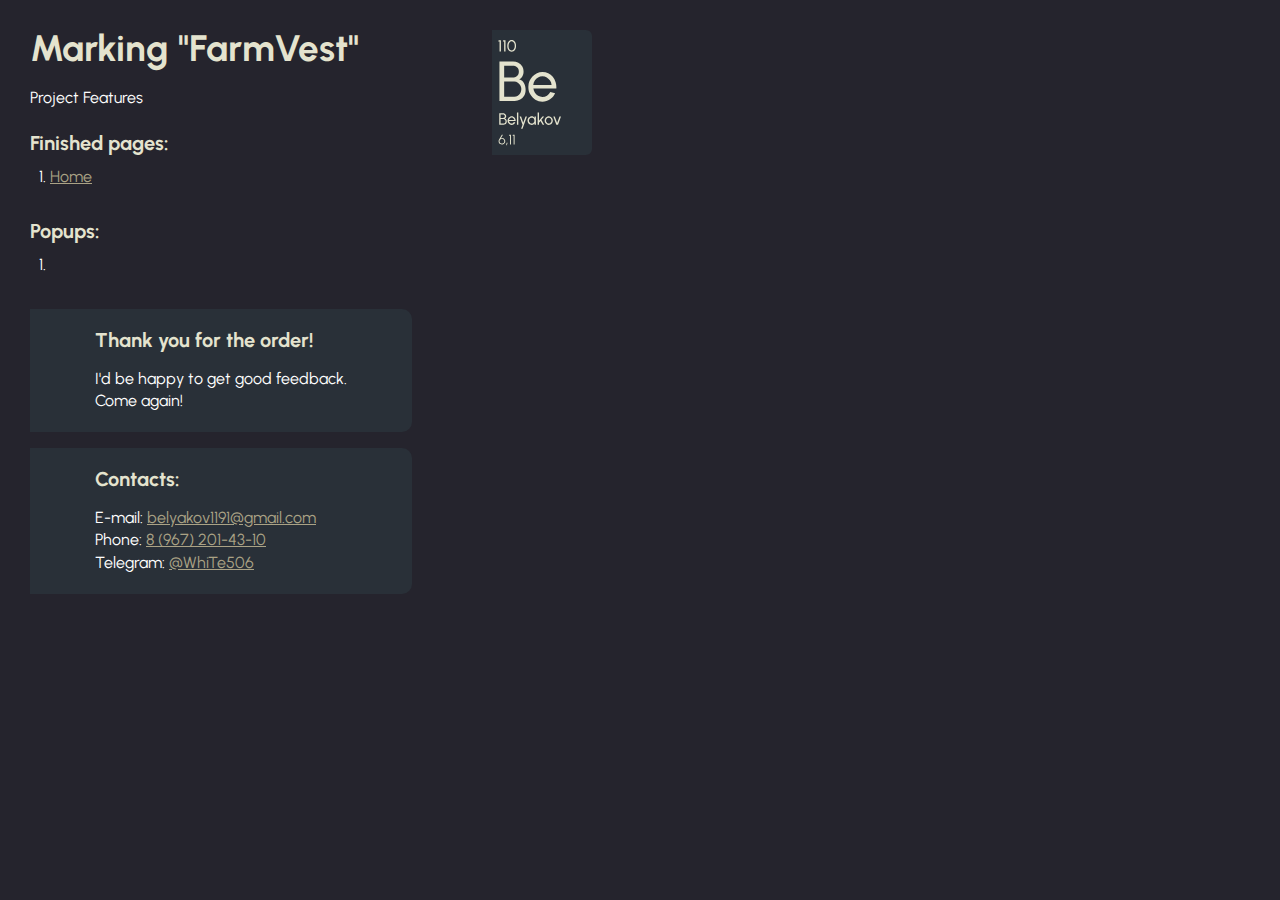
<file: index.html>
<!DOCTYPE html>
<html>

<head>
	<meta charset="UTF-8">
	<meta name="viewport" content="width=device-width, initial-scale=1.0">
	<title>Верстка «FarmVest»</title>
</head>

<body>
	<div class="rootpage">
		<div class="rootpage__logo">
			<img src="img/BeLogo.svg" alt="logo">
		</div>
		<div class="rootpage-info__item">
			<h1>Marking "FarmVest"</h1>
			<div class="rootpage__info">
				Project Features
			</div>
			<h2>Finished pages:</h2>
			<ol class="rootpage__list">
				<li><a target="_blank" href="home.html">Home</a></li>
			</ol>
			<h2>Popups:</h2>
			<ol class="rootpage__list">
				<li><a target="_blank" href="home.html#"></a></li>
			</ol>
			<div class="rootpage__tnx">
				<h2>Thank you for the order!</h2>
				<p>I'd be happy to get good feedback.</p>
				<p>Come again!</p>
			</div>
			<div class="rootpage__contacts">
				<h2>Contacts:</h2>
				<p>E-mail: <a href="mailto:email@gmail.com">belyakov1191@gmail.com</a></p>
				<p>Phone: <a href="tel:89672014310">8 (967) 201-43-10</a></p>
				<p>Telegram: <a href="https://telegram.org/" target="_blank">@WhiTe506</a></p>
			</div>
		</div>
	</div>
</body>
<style>
	@charset "UTF-8";
	@import url('https://fonts.googleapis.com/css2?family=Urbanist:wght@400;700&display=swap');

	*,
	*::before,
	*::after {
		padding: 0px;
		margin: 0px;
		border: 0px;
		box-sizing: border-box;
	}

	html,
	body {
		height: 100%;
		margin: 0;
		padding: 0;
		min-width: 320px;
		width: 100%;
		color: #fff;
		background-color: #25242D;
	}

	body {
		font-family: Urbanist;
		font-size: 100%;
		line-height: 1;
		font-size: 1rem;
	}

	a {
		text-decoration: underline;
		color: #AAA285;
	}

	a:visited {
		text-decoration: underline;
		color: #AAA285;
	}

	a:hover {
		text-decoration: none;
	}

	ul li {
		list-style: none;
	}

	img {
		width: 100px;
		height: auto;
		min-width: 100%;
		/* vertical-align: top; */
	}

	.wrapper {
		width: 100%;
		min-height: 100%;
		overflow: hidden;
	}

	.rootpage {
		padding: 30px;
		display: flex;
		flex-direction: row-reverse;
		justify-content: flex-end;
		gap: 80px;
	}

	@media (max-width: 767px) {
		.rootpage {
			padding: 30px 15px;
			gap: 40px;
		}

		@media (max-width: 480px) {
			.rootpage {
				padding: 30px 15px;
				gap: 25px;
			}
		}

		@media (max-width: 380px) {
			.rootpage {
				padding: 30px 15px;
				gap: 15px;
			}
		}
	}

	h1 {
		color: #E4E3CE;
		font-size: 2.3rem;
		margin: 0px 0px 1.25rem 0px;
	}

	@media (max-width: 767px) {
		h1 {
			font-size: 1.85rem;
			margin: 0px 0px 1.25rem 0px;
		}
	}

	h2 {
		color: #E4E3CE;
		font-size: 1.25rem;
		margin: 0px 0px 1rem 0px;
	}

	@media (max-width: 767px) {
		h2 {
			font-size: 1.125rem;
			margin: 0px 0px 1rem 0px;
		}
	}

	.rootpage__logo {}

	.rootpage__info {
		line-height: 140%;
		margin: 0px 0px 1.5rem 0px;
	}

	.rootpage__list {
		margin: 0px 0px 2.25rem 1.25rem;
	}

	.rootpage__list li:not(:last-child) {
		margin: 0px 0px 15px 0px;
	}

	.rootpage__contacts,
	.rootpage__tnx {
		border-top-right-radius: 10px;
		border-bottom-right-radius: 10px;
		padding: 20px 65px;
		line-height: 140%;
	}

	@media (max-width: 767px) {

		.rootpage__contacts,
		.rootpage__tnx {
			border-top-right-radius: 10px;
			border-bottom-right-radius: 10px;
			padding: 20px;
		}
	}

	@media (max-width: 480px) {

		.rootpage__contacts,
		.rootpage__tnx {
			padding: 10px;
		}
	}

	.rootpage__contacts {
		background: #293038;

	}

	.rootpage__contacts a {
		color: #AAA285;
	}

	.rootpage__tnx {
		background: #293038;
		margin: 0px 0px 1rem 0px;
	}
</style>

</html>
</file>
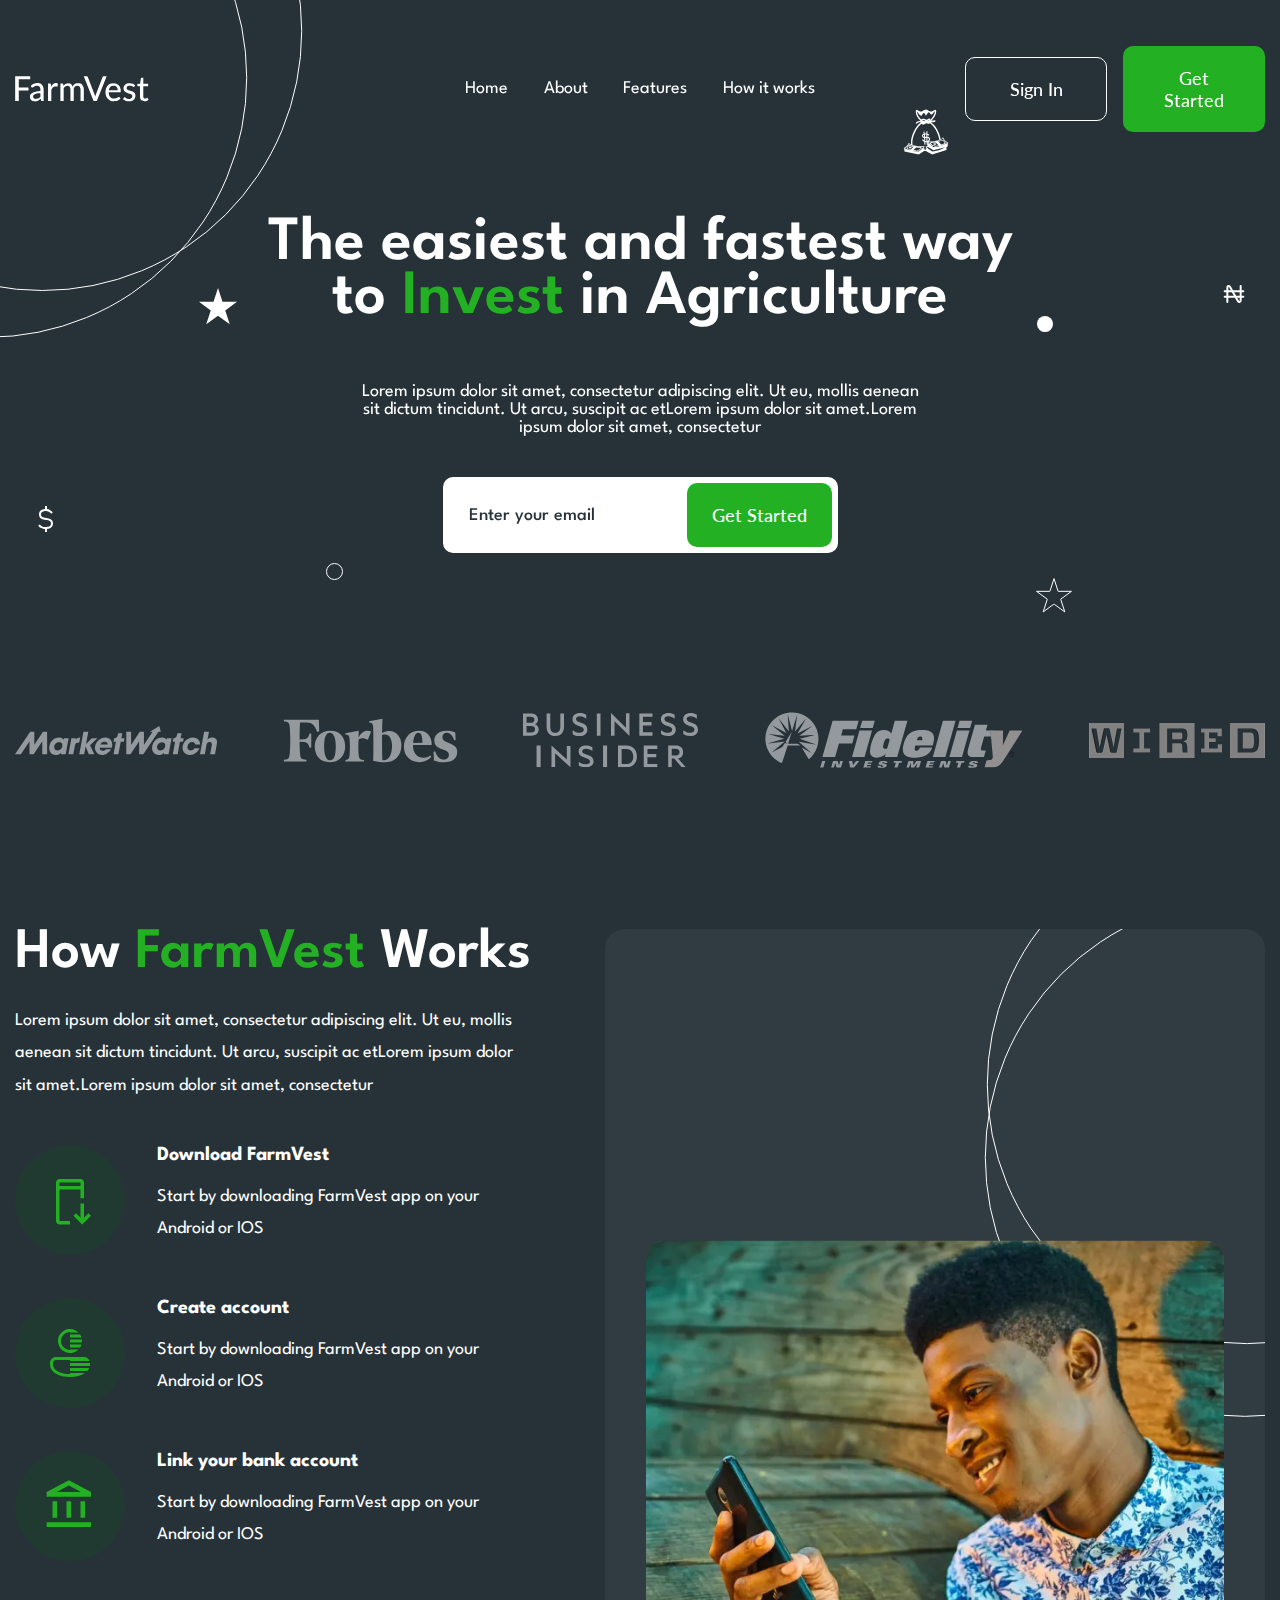
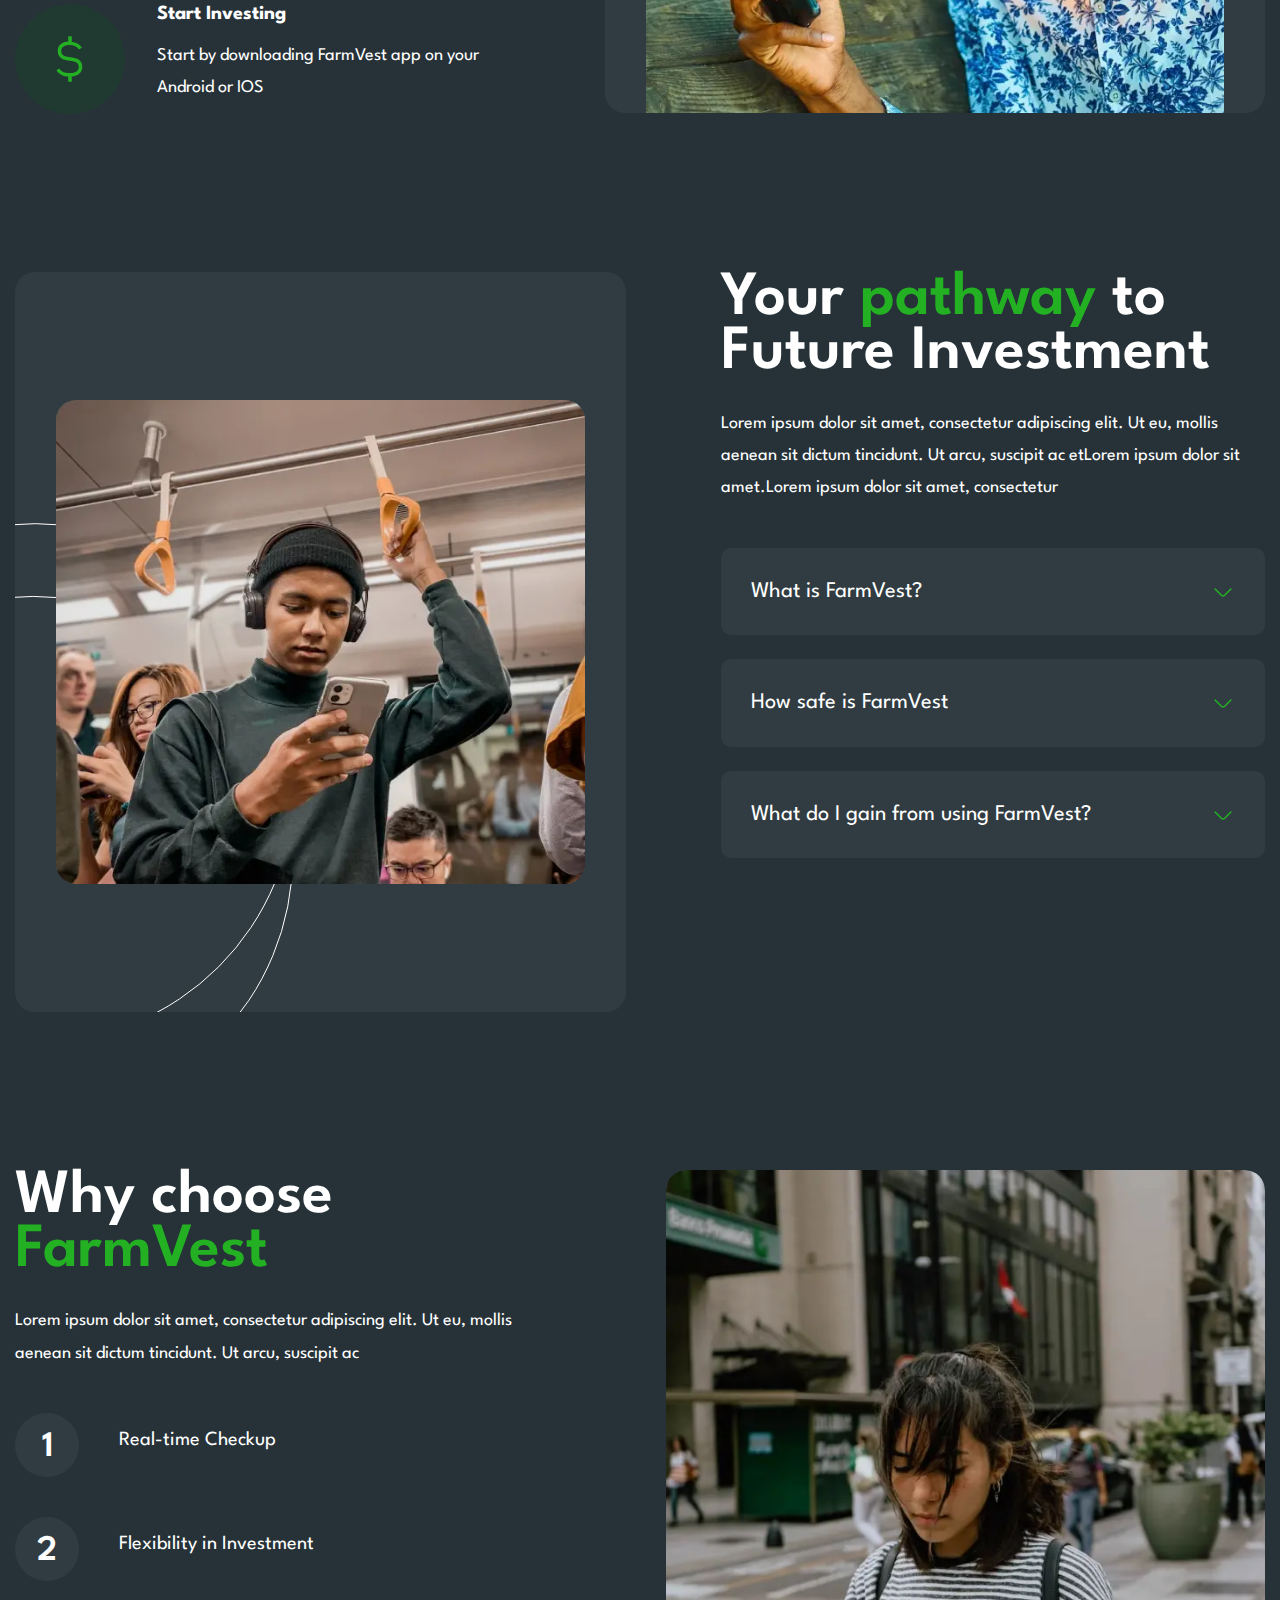
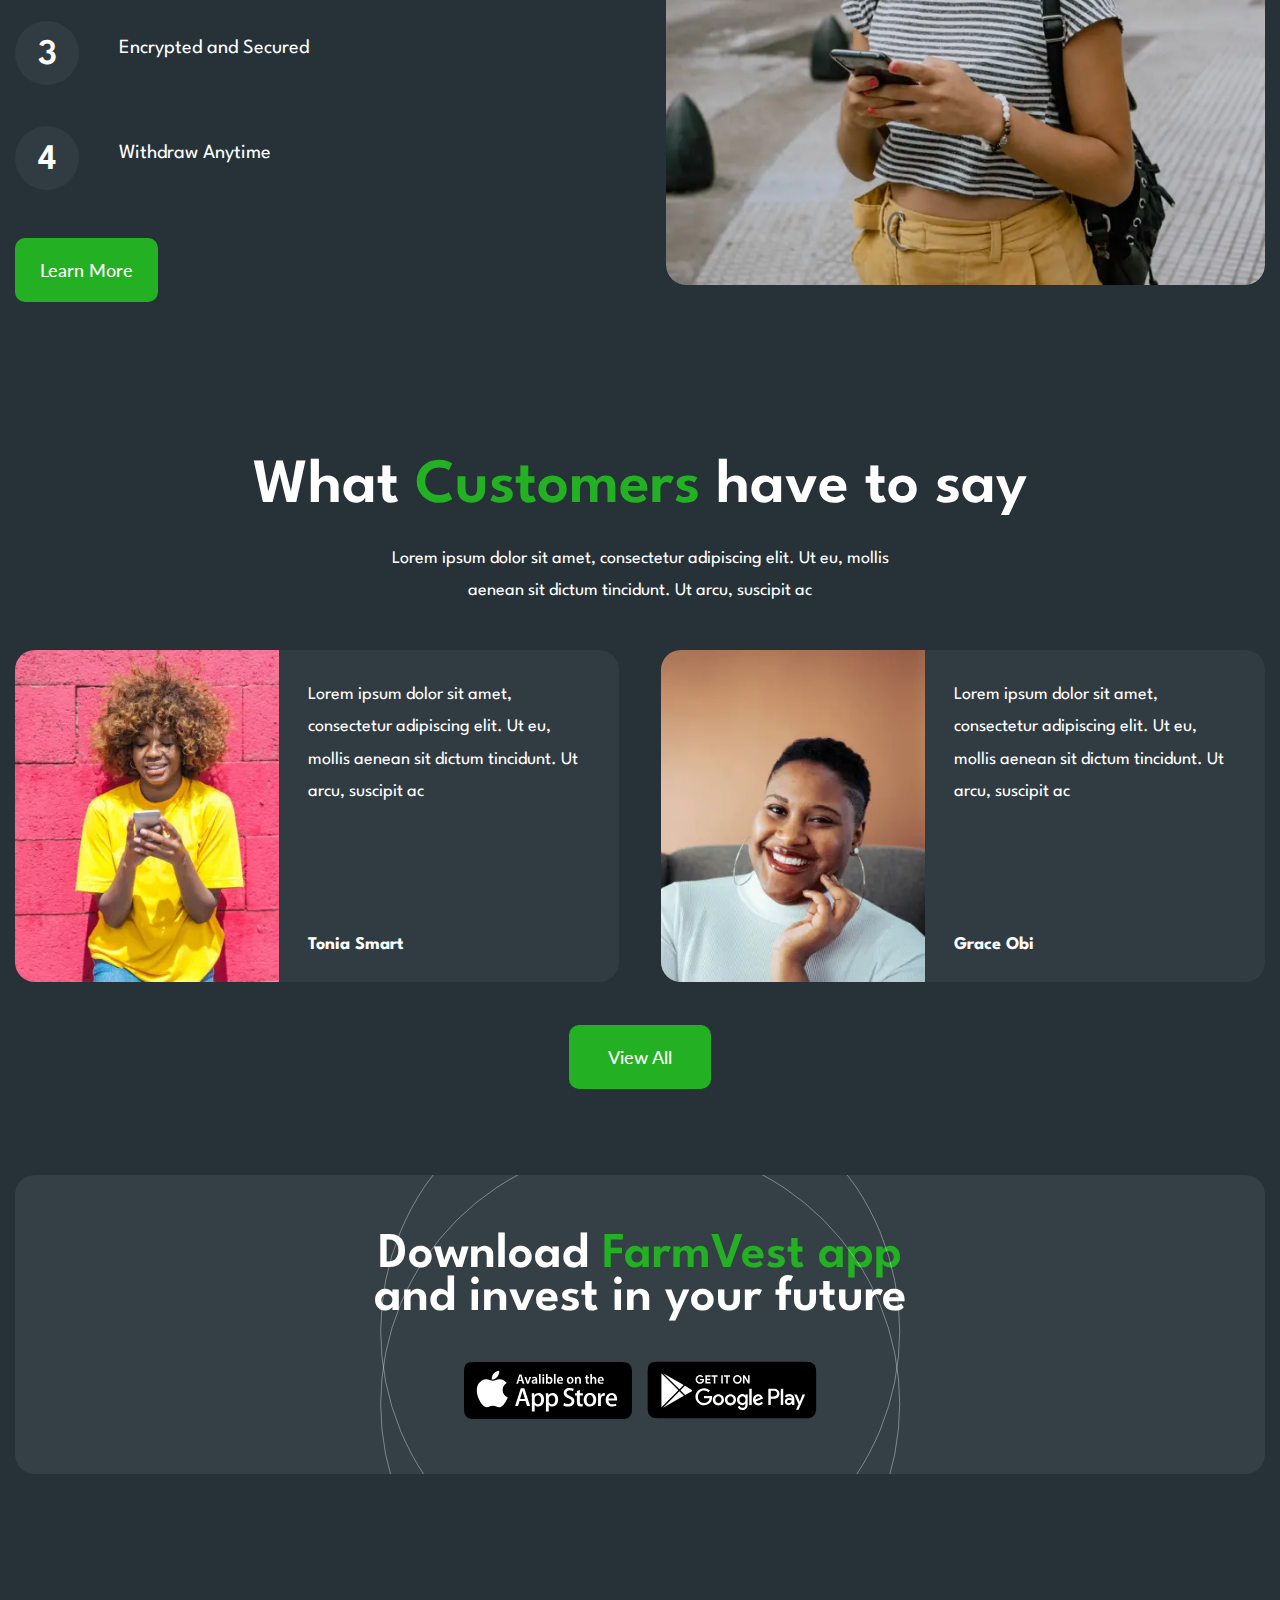
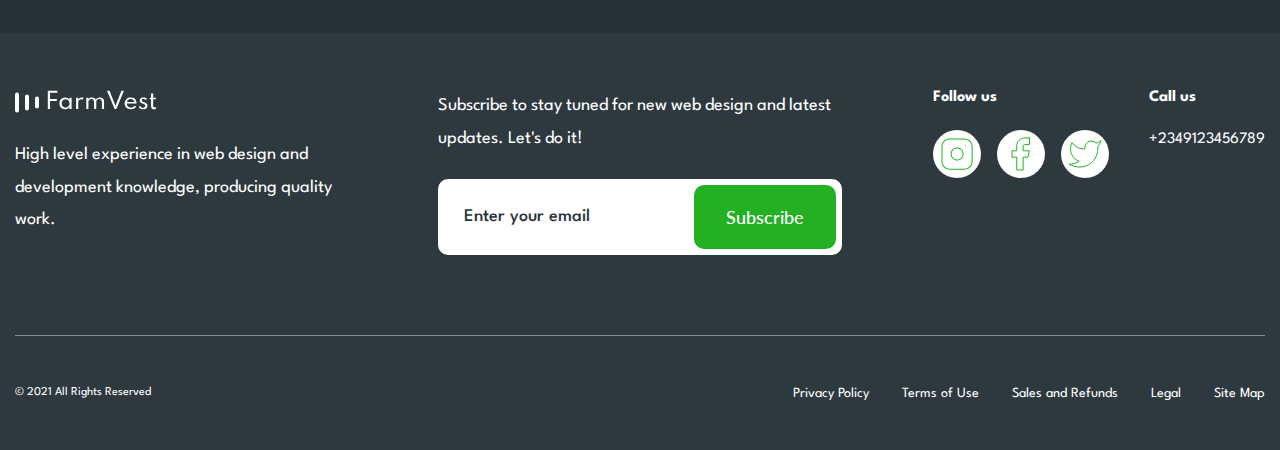
<file: home.html>
<!DOCTYPE html>
<html lang="en">

<head>
	<title>FarmVest</title>
	<meta charset="UTF-8">
	<meta name="format-detection" content="telephone=no">
	<!-- <style>body{opacity: 0;}</style> -->
	<link rel="stylesheet" href="css/style.min.css?_v=20230829210531">
	<link rel="shortcut icon" href="favicon.ico">
	<!-- <meta name="robots" content="noindex, nofollow"> -->
	<meta name="viewport" content="width=device-width, initial-scale=1.0">
</head>

<body>
	<div class="wrapper">
		<header class="header">
			<div class="header__container-big">
				<a href="" class="header__logo"><img src="img/logo.svg" alt="Logo"></a>
				<div class="header__menu menu">
					<nav class="menu__body">
						<ul class="menu__list">
							<li class="menu__item"><a href="" class="menu__link">Home</a></li>
							<li class="menu__item"><a href="" class="menu__link">About</a></li>
							<li class="menu__item"><a href="" class="menu__link">Features</a></li>
							<li class="menu__item"><a href="" class="menu__link">How it works</a></li>
						</ul>
					</nav>
				</div>
				<div class="header__actions">
					<button type="button" class="header__button button button_border">Sign In</button>
					<button type="button" data-da=".menu__body,767.98" class="header__button button">Get Started</button>
					<button type="button" class="menu__icon icon-menu"><span></span></button>
				</div>
			</div>
		</header>
		<main class="page">
			<section class="page__main main-block">
				<div data-prlx-parent class="main-block__container-big">
					<div class="main-block__container">
						<div class="main-block__content">
							<h1 class="main-block__title title">
								The easiest and fastest way to <span>Invest</span> in Agriculture
							</h1>
							<div class="main-block__text">
								Lorem ipsum dolor sit amet, consectetur adipiscing elit. Ut eu, mollis aenean sit dictum tincidunt. Ut arcu, suscipit ac etLorem ipsum dolor sit amet.Lorem ipsum dolor sit amet, consectetur
							</div>
							<div class="main-block__form">
								<form action="#" class="form">
									<input data-required="email" autocomplete="off" type="text" name="form[]" data-error="Error" placeholder="Enter your email" class="form__input">
									<button type="submit" class="form__button button">Get Started</button>
								</form>
							</div>
						</div>
						<div data-coefficient="100" data-prlx data-direction="1" class="main-block__icons icons-main-block">
							<div data-prlx-mouse data-prlx-cx="300" data-prlx-cy="300" class="icons-main-block__circle icons-main-block__circle_1"></div>
							<div data-prlx-mouse data-prlx-cx="300" data-prlx-cy="300" data-prlx-dxr data-prlx-dyr class="icons-main-block__circle icons-main-block__circle_2"></div>
							<div data-prlx-mouse data-prlx-cx="10" data-prlx-cy="10" class="icons-main-block__item icons-main-block__item_1">
								<img src="img/main-block/icons/01.svg" alt="dollar">
							</div>
							<div data-prlx-mouse data-prlx-cx="10" data-prlx-cy="10" data-prlx-dxr data-prlx-dyr class="icons-main-block__item icons-main-block__item_2">
								<img src="img/main-block/icons/02.svg" alt="dollar">
							</div>
							<div data-prlx-mouse data-prlx-cx="10" data-prlx-cy="10" class="icons-main-block__item icons-main-block__item_3">
								<img src="img/main-block/icons/03.svg" alt="dollar">
							</div>
							<div data-prlx-mouse data-prlx-cx="10" data-prlx-cy="10" data-prlx-dxr data-prlx-dyr class="icons-main-block__item icons-main-block__item_4">
								<img src="img/main-block/icons/04.svg" alt="dollar">
							</div>
							<div data-prlx-mouse data-prlx-cx="10" data-prlx-cy="10" class="icons-main-block__item icons-main-block__item_5">
								<img src="img/main-block/icons/05.svg" alt="dollar">
							</div>
							<div data-prlx-mouse data-prlx-cx="10" data-prlx-cy="10" data-prlx-dxr data-prlx-dyr class="icons-main-block__item icons-main-block__item_6">
								<img src="img/main-block/icons/06.svg" alt="dollar">
							</div>
							<div data-prlx-mouse data-prlx-cx="10" data-prlx-cy="10" class="icons-main-block__item icons-main-block__item_7">
								<img src="img/main-block/icons/07.svg" alt="dollar">
							</div>
						</div>
					</div>
				</div>
			</section>
			<div class="page__partners partners">
				<div class="partners__container-big">
					<div class="partners__container">
						<div class="partners__item">
							<img src="img/partners/01.svg" alt="Partners">
						</div>
						<div class="partners__item">
							<img src="img/partners/02.svg" alt="Partners">
						</div>
						<div class="partners__item">
							<img src="img/partners/03.svg" alt="Partners">
						</div>
						<div class="partners__item">
							<img src="img/partners/04.svg" alt="Partners">
						</div>
						<div class="partners__item">
							<img src="img/partners/05.svg" alt="Partners">
						</div>
					</div>
				</div>
			</div>
			<section data-prlx-mouse-wrapper class="page__how how">
				<div class="how__container-big">
					<div class="how__container">
						<div class="how__content">
							<h2 class="how__title title title_s64">
								How <span>FarmVest</span> Works
							</h2>
							<div class="how__text text">
								<p>
									Lorem ipsum dolor sit amet, consectetur adipiscing elit. Ut eu, mollis aenean sit dictum tincidunt. Ut arcu, suscipit ac etLorem ipsum dolor sit amet.Lorem ipsum dolor sit amet, consectetur
								</p>
							</div>
							<div class="how__steps steps-how">
								<div class="steps-how__item">
									<div class="steps-how__icon">
										<img src="img/how-it-works/icon/01.svg" alt="Icon">
									</div>
									<div class="steps-how__body">
										<div class="steps-how__title">Download FarmVest</div>
										<div class="steps-how__text text">Start by downloading FarmVest app
											on your Android or IOS
										</div>
									</div>
								</div>
								<div class="steps-how__item">
									<div class="steps-how__icon">
										<img src="img/how-it-works/icon/02.svg" alt="Icon">
									</div>
									<div class="steps-how__body">
										<div class="steps-how__title">Create account</div>
										<div class="steps-how__text text">Start by downloading FarmVest app
											on your Android or IOS
										</div>
									</div>
								</div>
								<div class="steps-how__item">
									<div class="steps-how__icon">
										<img src="img/how-it-works/icon/03.svg" alt="Icon">
									</div>
									<div class="steps-how__body">
										<div class="steps-how__title">Link your bank account</div>
										<div class="steps-how__text text">Start by downloading FarmVest app
											on your Android or IOS
										</div>
									</div>
								</div>
								<div class="steps-how__item">
									<div class="steps-how__icon">
										<img src="img/how-it-works/icon/04.svg" alt="Icon">
									</div>
									<div class="steps-how__body">
										<div class="steps-how__title">Start Investing</div>
										<div class="steps-how__text text">Start by downloading FarmVest app
											on your Android or IOS
										</div>
									</div>
								</div>
							</div>
						</div>
						<div data-prlx-parent class="how__image image-block">
							<div data-coefficient="50" data-prlx data-direction="-1" class="image-block__item">
								<picture><source srcset="img/how-it-works/image1.webp" type="image/webp"><img src="img/how-it-works/image1.jpg" alt="Image"></picture>
							</div>
							<div data-prlx-mouse data-prlx-cx="300" data-prlx-cy="300" class="image-block__circle image-block__circle_1"></div>
							<div data-prlx-mouse data-prlx-cx="300" data-prlx-cy="300" data-prlx-dxr data-prlx-dyr class="image-block__circle image-block__circle_2"></div>
						</div>
					</div>
				</div>
			</section>
			<section data-prlx-mouse-wrapper class="page__pathway pathway">
				<div class="pathway__container-big">
					<div class="pathway__container">
						<div data-prlx-parent class="pathway__image image-block">
							<div data-coefficient="50" data-prlx data-direction="-1" class="image-block__item">
								<picture><source srcset="img/pathway/image2.webp" type="image/webp"><img src="img/pathway/image2.jpg" alt="Image"></picture>
							</div>
							<div data-prlx-mouse data-prlx-cx="300" data-prlx-cy="300" class="image-block__circle image-block__circle_1"></div>
							<div data-prlx-mouse data-prlx-cx="300" data-prlx-cy="300" data-prlx-dxr data-prlx-dyr class="image-block__circle image-block__circle_2"></div>
						</div>
						<div class="pathway__content">
							<h2 class="pathway__title title">
								Your <span>pathway</span> to Future Investment
							</h2>
							<div class="pathway__text text">
								<p>
									Lorem ipsum dolor sit amet, consectetur adipiscing elit. Ut eu, mollis aenean sit dictum tincidunt. Ut arcu, suscipit ac etLorem ipsum dolor sit amet.Lorem ipsum dolor sit amet, consectetur
								</p>
							</div>
							<div data-spollers class="pathway__spollers spollers-pathway">
								<div class="spollers-pathway__item">
									<button type="button" data-spoller class="spollers-pathway__title">What is FarmVest?</button>
									<div class="spollers-pathway__body text">Lorem ipsum dolor sit amet consectetur adipisicing elit. Veritatis, at ab! Temporibus, qui dolore vel doloribus velit culpa quae iusto!</div>
								</div>
								<div class="spollers-pathway__item">
									<button type="button" data-spoller class="spollers-pathway__title">How safe is FarmVest</button>
									<div class="spollers-pathway__body text">Lorem ipsum dolor sit amet consectetur adipisicing elit. Veritatis, at ab! Temporibus, qui dolore vel doloribus velit culpa quae iusto!</div>
								</div>
								<div class="spollers-pathway__item">
									<button type="button" data-spoller class="spollers-pathway__title">What do I gain from using FarmVest?</button>
									<div class="spollers-pathway__body text">Lorem ipsum dolor sit amet consectetur adipisicing elit. Veritatis, at ab! Temporibus, qui dolore vel doloribus velit culpa quae iusto!</div>
								</div>
							</div>
						</div>
					</div>
				</div>
			</section>
			<section class="page__why why">
				<div class="why__container-big">
					<div class="why__container">
						<div class="why__content">
							<h2 class="why__title title ">
								Why choose <span>FarmVest</span>
							</h2>
							<div class="why__text text">
								<p>
									Lorem ipsum dolor sit amet, consectetur adipiscing elit. Ut eu, mollis aenean sit dictum tincidunt. Ut arcu, suscipit ac
								</p>
							</div>
							<ol class="why__steps steps-why">
								<li class="steps-why__item">Real-time Checkup</li>
								<li class="steps-why__item">Flexibility in Investment</li>
								<li class="steps-why__item">Encrypted and Secured</li>
								<li class="steps-why__item">Withdraw Anytime</li>
							</ol>
							<a href="" type="submit" class="button why__button">Learn More</a>
						</div>
						<div data-prlx-parent class="why__image image-block">
							<div data-coefficient="50" data-prlx data-direction="-1" class="image-block__item">
								<picture><source srcset="img/why-choose/image.webp" type="image/webp"><img src="img/why-choose/image.jpg" alt="Image"></picture>
							</div>
							<div data-prlx-mouse data-prlx-cx="300" data-prlx-cy="300" class="image-block__circle image-block__circle_1"></div>
							<div data-prlx-mouse data-prlx-cx="300" data-prlx-cy="300" data-prlx-dxr data-prlx-dyr class="image-block__circle image-block__circle_2"></div>
						</div>
					</div>
				</div>
			</section>
			<section class="page__reviews reviews">
				<div class="reviews__container-big">
					<div class="reviews__container">
						<h2 class="reviews__title title">
							What <span>Customers</span> have to say
						</h2>
						<div class="reviews__text text">
							Lorem ipsum dolor sit amet, consectetur adipiscing elit. Ut eu, mollis aenean sit dictum tincidunt. Ut arcu, suscipit ac
						</div>
						<div class="reviews__items">
							<div class="reviews__item item-review">
								<div class="item-review__image-ibg">
									<picture><source srcset="img/customers/image1.webp" type="image/webp"><img src="img/customers/image1.jpg" alt="Image"></picture>
								</div>
								<div class="item-review__body">
									<div class="item-review__text text">Lorem ipsum dolor sit amet, consectetur adipiscing elit. Ut eu, mollis aenean sit dictum tincidunt. Ut arcu, suscipit ac</div>
									<div class="item-review__name">Tonia Smart</div>
								</div>
							</div>
							<div class="reviews__item item-review">
								<div class="item-review__image-ibg">
									<picture><source srcset="img/customers/image2.webp" type="image/webp"><img src="img/customers/image2.jpg" alt="Image"></picture>
								</div>
								<div class="item-review__body">
									<div class="item-review__text text">Lorem ipsum dolor sit amet, consectetur adipiscing elit. Ut eu, mollis aenean sit dictum tincidunt. Ut arcu, suscipit ac</div>
									<div class="item-review__name">Grace Obi</div>
								</div>
							</div>
						</div>
						<button type="button" class="reviews__button button">View All</button>
					</div>
				</div>
			</section>
			<section data-prlx-mouse-wrapper class="page__download download">
				<div class="download__container-big">
					<div class="download__container">
						<div class="download__body">
							<h2 class="download__title title title_s56">
								Download <span>FarmVest app</span> and invest in your future
							</h2>
							<div class="download__apps">
								<a href="" class="download__app">
									<img src="img/download/appstore.svg" alt="AppStore">
								</a>
								<a href="" class="download__app">
									<img src="img/download/googlestore.svg" alt="GoogleStore">
								</a>
							</div>
							<div data-prlx-mouse data-prlx-cx="300" data-prlx-cy="300" class="download__circle download__circle_1"></div>
							<div data-prlx-mouse data-prlx-cx="300" data-prlx-cy="300" data-prlx-dxr data-prlx-dyr class="download__circle download__circle_2"></div>
						</div>
					</div>
				</div>
			</section>
		</main>
		<footer class="footer">
			<div class="footer__container-big">
				<div class="footer__container">
					<div class="footer__main main-footer">
						<div class="main-footer__info">
							<a href="" class="main-footer__logo">
								<img src="img/footer-logo.svg" alt="Logo">
							</a>
							<div class="main-footer__text text">High level experience in web design and development knowledge, producing quality work.</div>
						</div>
						<div class="main-footer__form form-main">
							<div class="form-main__text text">Subscribe to stay tuned for new web design and latest updates. Let's do it!</div>
							<form action="#" class="form-main__form form">
								<input data-required="email" autocomplete="off" type="text" name="form[]" data-error="Error" placeholder="Enter your email" class="form__input">
								<button type="submit" class="form__button button">Subscribe</button>
							</form>
						</div>
						<div class="main-footer__contacts">
							<div class="main-footer__social">
								<div class="main-footer__label">Follow us</div>
								<div class="social">
									<a href="" class="social__item">
										<img src="img/footer/icons/social/01.svg" alt="Instagram">
									</a>
									<a href="" class="social__item">
										<img src="img/footer/icons/social/02.svg" alt="Facebook">
									</a>
									<a href="" class="social__item">
										<img src="img/footer/icons/social/03.svg" alt="Twitter">
									</a>
								</div>
							</div>
							<div class="main-footer__call-us">
								<div class="main-footer__label">Call us</div>
								<a href="tel:+2349123456789" class="main-footer__phone">+2349123456789</a>
							</div>
						</div>
					</div>
					<div class="footer__bottom">
						<div class="footer__copy">© 2021 All Rights Reserved</div>
						<nav class="footer__menu menu-footer">
							<ul class="menu-footer__list">
								<li class="menu-footer__item">
									<a href="" class="menu-footer__link">Privacy Policy</a>
								</li>
								<li class="menu-footer__item">
									<a href="" class="menu-footer__link">Terms of Use</a li>
								<li class="menu-footer__item">
									<a href="" class="menu-footer__link">Sales and Refunds</a>
								</li>
								<li class="menu-footer__item">
									<a href="" class="menu-footer__link">Legal</a>
								</li>
								<li class="menu-footer__item">
									<a href="" class="menu-footer__link">Site Map</a>
								</li>
							</ul>
						</nav>
					</div>
				</div>
			</div>
		</footer>
	</div>
	<script src="js/app.min.js?_v=20230829210531"></script>
</body>

</html>
</file>
<file: css/style.min.css>
@charset "UTF-8";@import url(https://fonts.googleapis.com/css?family=Lato:regular,500&display=swap);@import url(https://fonts.googleapis.com/css?family=League+Spartan:300,regular,500,600,700&display=swap);@import url(https://fonts.googleapis.com/css?family=Roboto:regular&display=swap);*{padding:0;margin:0;border:0}*,:after,:before{-webkit-box-sizing:border-box;box-sizing:border-box}body,html{height:100%;min-width:320px}body{color:#fff;line-height:1;font-family:"League Spartan";font-size:1.125rem;-ms-text-size-adjust:100%;-moz-text-size-adjust:100%;-webkit-text-size-adjust:100%;-webkit-font-smoothing:antialiased;-moz-osx-font-smoothing:grayscale}button,input,textarea{font-family:"League Spartan";font-size:inherit}button{cursor:pointer;color:inherit;background-color:transparent}a{color:inherit;text-decoration:none}ul li{list-style:none}img{vertical-align:top}h1,h2,h3,h4,h5,h6{font-weight:inherit;font-size:inherit}body{background-color:#263238}.lock body{overflow:hidden;-ms-touch-action:none;touch-action:none;-ms-scroll-chaining:none;overscroll-behavior:none}.wrapper{min-height:100%;display:-webkit-box;display:-ms-flexbox;display:flex;-webkit-box-orient:vertical;-webkit-box-direction:normal;-ms-flex-direction:column;flex-direction:column;overflow:hidden}@supports (overflow:clip){.wrapper{overflow:clip}}.wrapper>main{-webkit-box-flex:1;-ms-flex:1 1 auto;flex:1 1 auto}.wrapper>*{min-width:0}[class*=__container]{max-width:88.75rem;margin:0 auto}[class*=__container-big]{max-width:103.125rem;margin:0 auto;padding:0 .9375rem}.form{max-width:33.3125rem;background-color:#fff;border-radius:.625rem;display:-webkit-box;display:-ms-flexbox;display:flex;padding:.375rem;gap:.3125rem;position:relative}.form__input{height:4rem;-webkit-box-flex:1;-ms-flex:1 1 auto;flex:1 1 auto;padding:0 1.25rem;color:#263238;font-weight:500}.form__input::-webkit-input-placeholder{color:#263238}.form__input::-moz-placeholder{color:#263238}.form__input:-ms-input-placeholder{color:#263238}.form__input::-ms-input-placeholder{color:#263238}.form__input::placeholder{color:#263238}.form__input._form-error{color:red}.form__input._form-error::-webkit-input-placeholder{color:red}.form__input._form-error::-moz-placeholder{color:red}.form__input._form-error:-ms-input-placeholder{color:red}.form__input._form-error::-ms-input-placeholder{color:red}.form__input._form-error::placeholder{color:red}.form__error{position:absolute;top:100%;left:0;color:red;font-size:1rem;margin-top:.625rem;padding-left:1.625rem}.button{font-family:Lato;text-align:center;font-weight:500;display:inline-block;line-height:1.2222222222;padding:1.3125rem 1.5625rem;background-color:#23b123;border-radius:.625rem;-webkit-transition:all .3s ease 0s;transition:all .3s ease 0s}.button_border{background-color:transparent;border:1px solid #fff;padding:1.25rem 1.5625rem}.button._fw{width:100%}[class*=-ibg]{position:relative}[class*=-ibg] img{position:absolute;width:100%;height:100%;top:0;left:0;-o-object-fit:cover;object-fit:cover}[class*=-ibg_contain] img{-o-object-fit:contain;object-fit:contain}.title{font-weight:600;line-height:.8571428571;font-size:4.375rem;color:#fff}@supports (font-size:clamp(2.8125rem ,2.4365601504rem + 1.8796992481vw ,4.375rem)){.title{font-size:clamp(2.8125rem ,2.4365601504rem + 1.8796992481vw ,4.375rem)}}@supports not (font-size:clamp(2.8125rem ,2.4365601504rem + 1.8796992481vw ,4.375rem)){.title{font-size:calc(2.8125rem + 1.5625 * (100vw - 20rem)/ 83.125)}}@supports (font-size:clamp(2.5rem ,2.1390977444rem + 1.8045112782vw ,4rem)){.title_s64{font-size:clamp(2.5rem ,2.1390977444rem + 1.8045112782vw ,4rem)}}@supports not (font-size:clamp(2.5rem ,2.1390977444rem + 1.8045112782vw ,4rem)){.title_s64{font-size:calc(2.5rem + 1.5 * (100vw - 20rem)/ 83.125)}}@supports (font-size:clamp(2.1875rem ,1.8717105263rem + 1.5789473684vw ,3.5rem)){.title_s56{font-size:clamp(2.1875rem ,1.8717105263rem + 1.5789473684vw ,3.5rem)}}@supports not (font-size:clamp(2.1875rem ,1.8717105263rem + 1.5789473684vw ,3.5rem)){.title_s56{font-size:calc(2.1875rem + 1.3125 * (100vw - 20rem)/ 83.125)}}.title span{color:#23b123}.text{line-height:180%;color:#fff}.image-block{-ms-flex-item-align:start;-ms-grid-row-align:start;align-self:start;display:-webkit-box;display:-ms-flexbox;display:flex;overflow:hidden;background:rgba(255,255,255,.05);border-radius:1.25rem;position:relative}@supports (padding-top:clamp(1.875rem ,-0.155075188rem + 10.1503759398vw ,10.3125rem)){.image-block{padding-top:clamp(1.875rem ,-.155075188rem + 10.1503759398vw ,10.3125rem)}}@supports not (padding-top:clamp(1.875rem ,-0.155075188rem + 10.1503759398vw ,10.3125rem)){.image-block{padding-top:calc(1.875rem + 8.4375 * (100vw - 20rem)/ 83.125)}}@supports (padding-bottom:clamp(1.875rem ,-0.155075188rem + 10.1503759398vw ,10.3125rem)){.image-block{padding-bottom:clamp(1.875rem ,-.155075188rem + 10.1503759398vw ,10.3125rem)}}@supports not (padding-bottom:clamp(1.875rem ,-0.155075188rem + 10.1503759398vw ,10.3125rem)){.image-block{padding-bottom:calc(1.875rem + 8.4375 * (100vw - 20rem)/ 83.125)}}@supports (padding-left:clamp(1.875rem ,1.6494360902rem + 1.1278195489vw ,2.8125rem)){.image-block{padding-left:clamp(1.875rem ,1.6494360902rem + 1.1278195489vw ,2.8125rem)}}@supports not (padding-left:clamp(1.875rem ,1.6494360902rem + 1.1278195489vw ,2.8125rem)){.image-block{padding-left:calc(1.875rem + .9375 * (100vw - 20rem)/ 83.125)}}@supports (padding-right:clamp(1.875rem ,1.6494360902rem + 1.1278195489vw ,2.8125rem)){.image-block{padding-right:clamp(1.875rem ,1.6494360902rem + 1.1278195489vw ,2.8125rem)}}@supports not (padding-right:clamp(1.875rem ,1.6494360902rem + 1.1278195489vw ,2.8125rem)){.image-block{padding-right:calc(1.875rem + .9375 * (100vw - 20rem)/ 83.125)}}.image-block__circle{position:absolute;top:0;right:0}@supports (width:clamp(21.875rem ,18.3411654135rem + 17.6691729323vw ,36.5625rem)){.image-block__circle{width:clamp(21.875rem ,18.3411654135rem + 17.6691729323vw ,36.5625rem)}}@supports not (width:clamp(21.875rem ,18.3411654135rem + 17.6691729323vw ,36.5625rem)){.image-block__circle{width:calc(21.875rem + 14.6875 * (100vw - 20rem)/ 83.125)}}@supports (height:clamp(21.875rem ,18.3411654135rem + 17.6691729323vw ,36.5625rem)){.image-block__circle{height:clamp(21.875rem ,18.3411654135rem + 17.6691729323vw ,36.5625rem)}}@supports not (height:clamp(21.875rem ,18.3411654135rem + 17.6691729323vw ,36.5625rem)){.image-block__circle{height:calc(21.875rem + 14.6875 * (100vw - 20rem)/ 83.125)}}.image-block__circle::before{content:"";position:absolute;border-radius:50%;border:.0625rem solid #fff;width:100%;height:100%;top:0;left:0}.image-block__circle_1::before{-webkit-transform:translate(calc(50% - 1.125rem),-20%);-ms-transform:translate(calc(50% - 1.125rem),-20%);transform:translate(calc(50% - 1.125rem),-20%)}.image-block__circle_2::before{-webkit-transform:translate(calc(50% - 1.25rem),-6%);-ms-transform:translate(calc(50% - 1.25rem),-6%);transform:translate(calc(50% - 1.25rem),-6%)}.image-block__item{text-align:center;position:relative;z-index:2;-webkit-box-flex:1;-ms-flex:1 1 100%;flex:1 1 100%}.image-block__item img{max-width:100%;border-radius:1.25rem}.header{position:fixed;top:0;left:0;width:100%;z-index:50;-webkit-transition:all .3s ease 0s;transition:all .3s ease 0s}@supports (padding-top:clamp(0.625rem ,-0.1268796992rem + 3.7593984962vw ,3.75rem)){.header{padding-top:clamp(.625rem ,-.1268796992rem + 3.7593984962vw ,3.75rem)}}@supports not (padding-top:clamp(0.625rem ,-0.1268796992rem + 3.7593984962vw ,3.75rem)){.header{padding-top:calc(.625rem + 3.125 * (100vw - 20rem)/ 83.125)}}@supports (padding-bottom:clamp(0.625rem ,-0.1268796992rem + 3.7593984962vw ,3.75rem)){.header{padding-bottom:clamp(.625rem ,-.1268796992rem + 3.7593984962vw ,3.75rem)}}@supports not (padding-bottom:clamp(0.625rem ,-0.1268796992rem + 3.7593984962vw ,3.75rem)){.header{padding-bottom:calc(.625rem + 3.125 * (100vw - 20rem)/ 83.125)}}.header._header-scroll{padding-top:1.25rem;padding-bottom:1.25rem;background-color:rgba(0,0,0,.6)}.header__container-big{display:-ms-grid;display:grid;-ms-grid-columns:18.75rem 1fr 18.75rem;grid-template-columns:18.75rem 1fr 18.75rem;-webkit-box-align:center;-ms-flex-align:center;align-items:center}.header__logo{position:relative;z-index:5}@supports (width:clamp(7.5rem ,6.2042253521rem + 2.6995305164vw ,8.9375rem)){.header__logo{width:clamp(7.5rem ,6.2042253521rem + 2.6995305164vw ,8.9375rem)}}@supports not (width:clamp(7.5rem ,6.2042253521rem + 2.6995305164vw ,8.9375rem)){.header__logo{width:calc(7.5rem + 1.4375 * (100vw - 48rem)/ 53.25)}}.header__logo img{max-width:100%}.header__actions{position:relative;z-index:5;display:-webkit-box;display:-ms-flexbox;display:flex;gap:1rem;-webkit-box-align:center;-ms-flex-align:center;align-items:center}.menu{padding:0 .625rem}.menu__list{display:-webkit-box;display:-ms-flexbox;display:flex;-ms-flex-wrap:wrap;flex-wrap:wrap;-webkit-box-pack:center;-ms-flex-pack:center;justify-content:center;-webkit-box-align:center;-ms-flex-align:center;align-items:center;row-gap:.625rem;-webkit-column-gap:2.75rem;-moz-column-gap:2.75rem;column-gap:2.75rem}@supports (gap:clamp(0.9375rem ,0.5014097744rem + 2.1804511278vw ,2.75rem)){.menu__list{gap:clamp(.9375rem ,.5014097744rem + 2.1804511278vw ,2.75rem)}}@supports not (gap:clamp(0.9375rem ,0.5014097744rem + 2.1804511278vw ,2.75rem)){.menu__list{gap:calc(.9375rem + 1.8125 * (100vw - 20rem)/ 83.125)}}.menu__link{-webkit-transition:color .3s ease 0s;transition:color .3s ease 0s}.icon-menu{display:none}.footer{background:rgba(53,64,70,.5)}.footer__main{border-bottom:1px solid rgba(255,255,255,.42)}@supports (padding-top:clamp(1.875rem ,1.3035714286rem + 2.8571428571vw ,4.25rem)){.footer__main{padding-top:clamp(1.875rem ,1.3035714286rem + 2.8571428571vw ,4.25rem)}}@supports not (padding-top:clamp(1.875rem ,1.3035714286rem + 2.8571428571vw ,4.25rem)){.footer__main{padding-top:calc(1.875rem + 2.375 * (100vw - 20rem)/ 83.125)}}@supports (padding-bottom:clamp(1.875rem ,0.8223684211rem + 5.2631578947vw ,6.25rem)){.footer__main{padding-bottom:clamp(1.875rem ,.8223684211rem + 5.2631578947vw ,6.25rem)}}@supports not (padding-bottom:clamp(1.875rem ,0.8223684211rem + 5.2631578947vw ,6.25rem)){.footer__main{padding-bottom:calc(1.875rem + 4.375 * (100vw - 20rem)/ 83.125)}}.footer__bottom{display:-webkit-box;display:-ms-flexbox;display:flex;-webkit-box-align:center;-ms-flex-align:center;align-items:center;-webkit-box-pack:justify;-ms-flex-pack:justify;justify-content:space-between;gap:1.875rem}@supports (padding-top:clamp(1.875rem ,1.4990601504rem + 1.8796992481vw ,3.4375rem)){.footer__bottom{padding-top:clamp(1.875rem ,1.4990601504rem + 1.8796992481vw ,3.4375rem)}}@supports not (padding-top:clamp(1.875rem ,1.4990601504rem + 1.8796992481vw ,3.4375rem)){.footer__bottom{padding-top:calc(1.875rem + 1.5625 * (100vw - 20rem)/ 83.125)}}@supports (padding-bottom:clamp(1.875rem ,1.4990601504rem + 1.8796992481vw ,3.4375rem)){.footer__bottom{padding-bottom:clamp(1.875rem ,1.4990601504rem + 1.8796992481vw ,3.4375rem)}}@supports not (padding-bottom:clamp(1.875rem ,1.4990601504rem + 1.8796992481vw ,3.4375rem)){.footer__bottom{padding-bottom:calc(1.875rem + 1.5625 * (100vw - 20rem)/ 83.125)}}.footer__copy{font-size:.75rem;line-height:1.1666666667}.main-footer{display:-ms-grid;display:grid;-webkit-column-gap:1.25rem;-moz-column-gap:1.25rem;column-gap:1.25rem;row-gap:2.5rem;-ms-grid-columns:(1fr)[3];grid-template-columns:repeat(3,1fr)}.main-footer__info{max-width:20.625rem}.main-footer__logo{display:inline-block}.main-footer__logo:not(:last-child){margin-bottom:1.5rem}.main-footer__form{-webkit-box-pack:center;-ms-flex-pack:center;justify-content:center}.main-footer__contacts{display:-webkit-box;display:-ms-flexbox;display:flex}@supports (gap:clamp(1.25rem ,0.8289473684rem + 2.1052631579vw ,3rem)){.main-footer__contacts{gap:clamp(1.25rem ,.8289473684rem + 2.1052631579vw ,3rem)}}@supports not (gap:clamp(1.25rem ,0.8289473684rem + 2.1052631579vw ,3rem)){.main-footer__contacts{gap:calc(1.25rem + 1.75 * (100vw - 20rem)/ 83.125)}}.main-footer__label{font-weight:700;font-size:1rem}.main-footer__label:not(:last-child){margin-bottom:1.5rem}.main-footer__phone{font-size:1rem}.form-main__text:not(:last-child){margin-bottom:1.5rem}.social{display:-webkit-box;display:-ms-flexbox;display:flex;gap:1rem}.social__item{-webkit-box-flex:0;-ms-flex:0 0 3rem;flex:0 0 3rem;width:3rem;height:3rem;border-radius:50%;background-color:#fff;display:-webkit-box;display:-ms-flexbox;display:flex;-webkit-box-pack:center;-ms-flex-pack:center;justify-content:center;-webkit-box-align:center;-ms-flex-align:center;align-items:center}.menu-footer__list{display:-webkit-box;display:-ms-flexbox;display:flex;-ms-flex-wrap:wrap;flex-wrap:wrap;-webkit-box-pack:center;-ms-flex-pack:center;justify-content:center}@supports (gap:clamp(0.9375rem ,0.5615601504rem + 1.8796992481vw ,2.5rem)){.menu-footer__list{gap:clamp(.9375rem ,.5615601504rem + 1.8796992481vw ,2.5rem)}}@supports not (gap:clamp(0.9375rem ,0.5615601504rem + 1.8796992481vw ,2.5rem)){.menu-footer__list{gap:calc(.9375rem + 1.5625 * (100vw - 20rem)/ 83.125)}}.menu-footer__link{font-size:.875rem;line-height:1.1428571429}.main-block__container-big{position:relative}.main-block__container{position:relative}.main-block__content{position:relative;z-index:2;display:-webkit-box;display:-ms-flexbox;display:flex;-webkit-box-orient:vertical;-webkit-box-direction:normal;-ms-flex-direction:column;flex-direction:column;-webkit-box-pack:center;-ms-flex-pack:center;justify-content:center;-webkit-box-align:center;-ms-flex-align:center;align-items:center;text-align:center}@supports (padding-top:clamp(8.125rem ,6.3204887218rem + 9.022556391vw ,15.625rem)){.main-block__content{padding-top:clamp(8.125rem ,6.3204887218rem + 9.022556391vw ,15.625rem)}}@supports not (padding-top:clamp(8.125rem ,6.3204887218rem + 9.022556391vw ,15.625rem)){.main-block__content{padding-top:calc(8.125rem + 7.5 * (100vw - 20rem)/ 83.125)}}@supports (padding-bottom:clamp(3.125rem ,0.8693609023rem + 11.2781954887vw ,12.5rem)){.main-block__content{padding-bottom:clamp(3.125rem ,.8693609023rem + 11.2781954887vw ,12.5rem)}}@supports not (padding-bottom:clamp(3.125rem ,0.8693609023rem + 11.2781954887vw ,12.5rem)){.main-block__content{padding-bottom:calc(3.125rem + 9.375 * (100vw - 20rem)/ 83.125)}}.main-block__title{max-width:46.875rem}@supports (margin-bottom:clamp(1.875rem ,1.2885338346rem + 2.9323308271vw ,4.3125rem)){.main-block__title:not(:last-child){margin-bottom:clamp(1.875rem ,1.2885338346rem + 2.9323308271vw ,4.3125rem)}}@supports not (margin-bottom:clamp(1.875rem ,1.2885338346rem + 2.9323308271vw ,4.3125rem)){.main-block__title:not(:last-child){margin-bottom:calc(1.875rem + 2.4375 * (100vw - 20rem)/ 83.125)}}.main-block__text{max-width:35.625rem}@supports (margin-bottom:clamp(1.25rem ,0.8289473684rem + 2.1052631579vw ,3rem)){.main-block__text:not(:last-child){margin-bottom:clamp(1.25rem ,.8289473684rem + 2.1052631579vw ,3rem)}}@supports not (margin-bottom:clamp(1.25rem ,0.8289473684rem + 2.1052631579vw ,3rem)){.main-block__text:not(:last-child){margin-bottom:calc(1.25rem + 1.75 * (100vw - 20rem)/ 83.125)}}.icons-main-block{position:absolute;width:100%;height:100%;top:0;left:0;pointer-events:none}.icons-main-block__item{position:absolute}.icons-main-block__item_1{top:69.3018480493%;left:.9375rem}.icons-main-block__item_2{top:39.0143737166%;left:14.6296296296%}.icons-main-block__item_3{top:77.7207392197%;left:24.8765432099%}.icons-main-block__item_4{top:13.7577002053%;left:70.9259259259%}.icons-main-block__item_5{top:43.0184804928%;left:81.7901234568%}.icons-main-block__item_6{top:79.6714579055%;left:81.5432098765%}.icons-main-block__item_7{top:37.6796714579%;right:.9375rem}.icons-main-block__circle{pointer-events:none;position:absolute;top:0;left:0}@supports (width:clamp(21.875rem ,18.3411654135rem + 17.6691729323vw ,36.5625rem)){.icons-main-block__circle{width:clamp(21.875rem ,18.3411654135rem + 17.6691729323vw ,36.5625rem)}}@supports not (width:clamp(21.875rem ,18.3411654135rem + 17.6691729323vw ,36.5625rem)){.icons-main-block__circle{width:calc(21.875rem + 14.6875 * (100vw - 20rem)/ 83.125)}}@supports (height:clamp(21.875rem ,18.3411654135rem + 17.6691729323vw ,36.5625rem)){.icons-main-block__circle{height:clamp(21.875rem ,18.3411654135rem + 17.6691729323vw ,36.5625rem)}}@supports not (height:clamp(21.875rem ,18.3411654135rem + 17.6691729323vw ,36.5625rem)){.icons-main-block__circle{height:calc(21.875rem + 14.6875 * (100vw - 20rem)/ 83.125)}}.icons-main-block__circle::before{content:"";display:block;border-radius:50%;border:1px solid #fff;width:100%;height:100%}.icons-main-block__circle_1::before{-webkit-transform:translate(calc(-50% - 1.75rem),-37%);-ms-transform:translate(calc(-50% - 1.75rem),-37%);transform:translate(calc(-50% - 1.75rem),-37%)}.icons-main-block__circle_2::before{-webkit-transform:translate(calc(-50% + 1.6875rem),-46%);-ms-transform:translate(calc(-50% + 1.6875rem),-46%);transform:translate(calc(-50% + 1.6875rem),-46%)}@supports (padding-bottom:clamp(3.125rem ,0.8693609023rem + 11.2781954887vw ,12.5rem)){.partners{padding-bottom:clamp(3.125rem ,.8693609023rem + 11.2781954887vw ,12.5rem)}}@supports not (padding-bottom:clamp(3.125rem ,0.8693609023rem + 11.2781954887vw ,12.5rem)){.partners{padding-bottom:calc(3.125rem + 9.375 * (100vw - 20rem)/ 83.125)}}.partners__container{display:-webkit-box;display:-ms-flexbox;display:flex;-webkit-box-pack:justify;-ms-flex-pack:justify;justify-content:space-between;gap:1.5625rem;-webkit-box-align:center;-ms-flex-align:center;align-items:center;-ms-flex-wrap:wrap;flex-wrap:wrap}.partners__item{text-align:center}.partners__item img{max-width:100%}@supports (padding-bottom:clamp(1.5625rem ,0.4346804511rem + 5.6390977444vw ,6.25rem)){.how{padding-bottom:clamp(1.5625rem ,.4346804511rem + 5.6390977444vw ,6.25rem)}}@supports not (padding-bottom:clamp(1.5625rem ,0.4346804511rem + 5.6390977444vw ,6.25rem)){.how{padding-bottom:calc(1.5625rem + 4.6875 * (100vw - 20rem)/ 83.125)}}.how__container{display:-ms-grid;display:grid;row-gap:1.875rem}@supports (padding-right:clamp(1.875rem ,-7.5408878505rem + 15.1869158879vw ,5.9375rem)){.how__content{padding-right:clamp(1.875rem ,-7.5408878505rem + 15.1869158879vw ,5.9375rem)}}@supports not (padding-right:clamp(1.875rem ,-7.5408878505rem + 15.1869158879vw ,5.9375rem)){.how__content{padding-right:calc(1.875rem + 4.0625 * (100vw - 62rem)/ 26.75)}}@supports (margin-bottom:clamp(1.25rem ,1.0996240602rem + 0.7518796992vw ,1.875rem)){.how__title:not(:last-child){margin-bottom:clamp(1.25rem ,1.0996240602rem + .7518796992vw ,1.875rem)}}@supports not (margin-bottom:clamp(1.25rem ,1.0996240602rem + 0.7518796992vw ,1.875rem)){.how__title:not(:last-child){margin-bottom:calc(1.25rem + .625 * (100vw - 20rem)/ 83.125)}}@supports (margin-bottom:clamp(1.875rem ,1.6043233083rem + 1.3533834586vw ,3rem)){.how__text:not(:last-child){margin-bottom:clamp(1.875rem ,1.6043233083rem + 1.3533834586vw ,3rem)}}@supports not (margin-bottom:clamp(1.875rem ,1.6043233083rem + 1.3533834586vw ,3rem)){.how__text:not(:last-child){margin-bottom:calc(1.875rem + 1.125 * (100vw - 20rem)/ 83.125)}}.steps-how__item{max-width:30.625rem;display:-webkit-box;display:-ms-flexbox;display:flex;-webkit-box-align:start;-ms-flex-align:start;align-items:flex-start;gap:2rem}@supports (margin-bottom:clamp(1.875rem ,1.6043233083rem + 1.3533834586vw ,3rem)){.steps-how__item:not(:last-child){margin-bottom:clamp(1.875rem ,1.6043233083rem + 1.3533834586vw ,3rem)}}@supports not (margin-bottom:clamp(1.875rem ,1.6043233083rem + 1.3533834586vw ,3rem)){.steps-how__item:not(:last-child){margin-bottom:calc(1.875rem + 1.125 * (100vw - 20rem)/ 83.125)}}.steps-how__icon{border-radius:50%;-webkit-box-flex:0;-ms-flex:0 0 6.875rem;flex:0 0 6.875rem;width:6.875rem;height:6.875rem;display:-webkit-box;display:-ms-flexbox;display:flex;-webkit-box-pack:center;-ms-flex-pack:center;justify-content:center;-webkit-box-align:center;-ms-flex-align:center;align-items:center;background-color:rgba(0,128,0,.01)}.steps-how__title{font-size:1.25rem;font-weight:700}.steps-how__title:not(:last-child){margin-bottom:1rem}@supports (padding-top:clamp(1.5625rem ,0.4346804511rem + 5.6390977444vw ,6.25rem)){.pathway{padding-top:clamp(1.5625rem ,.4346804511rem + 5.6390977444vw ,6.25rem)}}@supports not (padding-top:clamp(1.5625rem ,0.4346804511rem + 5.6390977444vw ,6.25rem)){.pathway{padding-top:calc(1.5625rem + 4.6875 * (100vw - 20rem)/ 83.125)}}@supports (padding-bottom:clamp(1.5625rem ,0.4346804511rem + 5.6390977444vw ,6.25rem)){.pathway{padding-bottom:clamp(1.5625rem ,.4346804511rem + 5.6390977444vw ,6.25rem)}}@supports not (padding-bottom:clamp(1.5625rem ,0.4346804511rem + 5.6390977444vw ,6.25rem)){.pathway{padding-bottom:calc(1.5625rem + 4.6875 * (100vw - 20rem)/ 83.125)}}.pathway__container{display:-webkit-box;display:-ms-flexbox;display:flex;row-gap:1.875rem}.pathway__image{-webkit-box-flex:0;-ms-flex:0 0 48.8732394366%;flex:0 0 48.8732394366%}.pathway__image .image-block__circle{top:auto;right:auto;left:0;bottom:0}.pathway__image .image-block__circle_1::before{-webkit-transform:translate(calc(-50% + 1.125rem),20%);-ms-transform:translate(calc(-50% + 1.125rem),20%);transform:translate(calc(-50% + 1.125rem),20%)}.pathway__image .image-block__circle_2::before{-webkit-transform:translate(calc(-50% + 1.25rem),6%);-ms-transform:translate(calc(-50% + 1.25rem),6%);transform:translate(calc(-50% + 1.25rem),6%)}.pathway__content{-webkit-box-flex:1;-ms-flex:1 1 auto;flex:1 1 auto}@supports (padding-left:clamp(1.875rem ,-12.0315420561rem + 22.4299065421vw ,7.875rem)){.pathway__content{padding-left:clamp(1.875rem ,-12.0315420561rem + 22.4299065421vw ,7.875rem)}}@supports not (padding-left:clamp(1.875rem ,-12.0315420561rem + 22.4299065421vw ,7.875rem)){.pathway__content{padding-left:calc(1.875rem + 6 * (100vw - 62rem)/ 26.75)}}@supports (margin-bottom:clamp(1.25rem ,1.0996240602rem + 0.7518796992vw ,1.875rem)){.pathway__title:not(:last-child){margin-bottom:clamp(1.25rem ,1.0996240602rem + .7518796992vw ,1.875rem)}}@supports not (margin-bottom:clamp(1.25rem ,1.0996240602rem + 0.7518796992vw ,1.875rem)){.pathway__title:not(:last-child){margin-bottom:calc(1.25rem + .625 * (100vw - 20rem)/ 83.125)}}@supports (margin-bottom:clamp(1.875rem ,1.6043233083rem + 1.3533834586vw ,3rem)){.pathway__text:not(:last-child){margin-bottom:clamp(1.875rem ,1.6043233083rem + 1.3533834586vw ,3rem)}}@supports not (margin-bottom:clamp(1.875rem ,1.6043233083rem + 1.3533834586vw ,3rem)){.pathway__text:not(:last-child){margin-bottom:calc(1.875rem + 1.125 * (100vw - 20rem)/ 83.125)}}.pathway__spollers{display:-ms-grid;display:grid;gap:1.5rem}.spollers-pathway__item{border-radius:.625rem;overflow:hidden;background:rgba(255,255,255,.05)}.spollers-pathway__title{width:100%;background-color:transparent;display:block;text-align:left;padding:1.5rem 1.875rem;display:-webkit-box;display:-ms-flexbox;display:flex;line-height:177%;-webkit-box-align:center;-ms-flex-align:center;align-items:center;gap:.625rem;-webkit-box-pack:justify;-ms-flex-pack:justify;justify-content:space-between}@supports (font-size:clamp(1.125rem ,1.0347744361rem + 0.4511278195vw ,1.5rem)){.spollers-pathway__title{font-size:clamp(1.125rem ,1.0347744361rem + .4511278195vw ,1.5rem)}}@supports not (font-size:clamp(1.125rem ,1.0347744361rem + 0.4511278195vw ,1.5rem)){.spollers-pathway__title{font-size:calc(1.125rem + .375 * (100vw - 20rem)/ 83.125)}}.spollers-pathway__title::after{content:"";background:url(../img/pathway/icon/arrowdown.svg);-webkit-box-flex:0;-ms-flex:0 0 1.5rem;flex:0 0 1.5rem;height:1.5rem;-webkit-transition:all .3s ease 0s;transition:all .3s ease 0s}.spollers-pathway__title._spoller-active::after{-webkit-transform:rotate(-180deg);-ms-transform:rotate(-180deg);transform:rotate(-180deg)}.spollers-pathway__body{padding:0 1.875rem 1.5rem 1.875rem}@supports (padding-top:clamp(1.5625rem ,0.4346804511rem + 5.6390977444vw ,6.25rem)){.why{padding-top:clamp(1.5625rem ,.4346804511rem + 5.6390977444vw ,6.25rem)}}@supports not (padding-top:clamp(1.5625rem ,0.4346804511rem + 5.6390977444vw ,6.25rem)){.why{padding-top:calc(1.5625rem + 4.6875 * (100vw - 20rem)/ 83.125)}}@supports (padding-bottom:clamp(1.5625rem ,0.4346804511rem + 5.6390977444vw ,6.25rem)){.why{padding-bottom:clamp(1.5625rem ,.4346804511rem + 5.6390977444vw ,6.25rem)}}@supports not (padding-bottom:clamp(1.5625rem ,0.4346804511rem + 5.6390977444vw ,6.25rem)){.why{padding-bottom:calc(1.5625rem + 4.6875 * (100vw - 20rem)/ 83.125)}}.why__container{display:-ms-grid;display:grid;row-gap:1.875rem}@supports (padding-right:clamp(1.875rem ,-19.4193925234rem + 34.3457943925vw ,11.0625rem)){.why__content{padding-right:clamp(1.875rem ,-19.4193925234rem + 34.3457943925vw ,11.0625rem)}}@supports not (padding-right:clamp(1.875rem ,-19.4193925234rem + 34.3457943925vw ,11.0625rem)){.why__content{padding-right:calc(1.875rem + 9.1875 * (100vw - 62rem)/ 26.75)}}@supports (margin-bottom:clamp(1.25rem ,1.0996240602rem + 0.7518796992vw ,1.875rem)){.why__title:not(:last-child){margin-bottom:clamp(1.25rem ,1.0996240602rem + .7518796992vw ,1.875rem)}}@supports not (margin-bottom:clamp(1.25rem ,1.0996240602rem + 0.7518796992vw ,1.875rem)){.why__title:not(:last-child){margin-bottom:calc(1.25rem + .625 * (100vw - 20rem)/ 83.125)}}@supports (margin-bottom:clamp(1.875rem ,1.6043233083rem + 1.3533834586vw ,3rem)){.why__text:not(:last-child){margin-bottom:clamp(1.875rem ,1.6043233083rem + 1.3533834586vw ,3rem)}}@supports not (margin-bottom:clamp(1.875rem ,1.6043233083rem + 1.3533834586vw ,3rem)){.why__text:not(:last-child){margin-bottom:calc(1.875rem + 1.125 * (100vw - 20rem)/ 83.125)}}@supports (margin-bottom:clamp(1.875rem ,1.4990601504rem + 1.8796992481vw ,3.4375rem)){.why__steps:not(:last-child){margin-bottom:clamp(1.875rem ,1.4990601504rem + 1.8796992481vw ,3.4375rem)}}@supports not (margin-bottom:clamp(1.875rem ,1.4990601504rem + 1.8796992481vw ,3.4375rem)){.why__steps:not(:last-child){margin-bottom:calc(1.875rem + 1.5625 * (100vw - 20rem)/ 83.125)}}.why__button{min-width:13.875rem}.why__image{padding:0}.steps-why{list-style-type:none;counter-reset:item;display:-ms-grid;display:grid}@supports (gap:clamp(1.25rem ,0.8289473684rem + 2.1052631579vw ,3rem)){.steps-why{gap:clamp(1.25rem ,.8289473684rem + 2.1052631579vw ,3rem)}}@supports not (gap:clamp(1.25rem ,0.8289473684rem + 2.1052631579vw ,3rem)){.steps-why{gap:calc(1.25rem + 1.75 * (100vw - 20rem)/ 83.125)}}.steps-why__item{font-size:1.25rem;line-height:2.75;display:-webkit-box;display:-ms-flexbox;display:flex}@supports (gap:clamp(1.25rem ,0.8289473684rem + 2.1052631579vw ,3rem)){.steps-why__item{gap:clamp(1.25rem ,.8289473684rem + 2.1052631579vw ,3rem)}}@supports not (gap:clamp(1.25rem ,0.8289473684rem + 2.1052631579vw ,3rem)){.steps-why__item{gap:calc(1.25rem + 1.75 * (100vw - 20rem)/ 83.125)}}.steps-why__item::before{counter-increment:item;content:counter(item);border-radius:50%;width:4rem;height:4rem;background:rgba(255,255,255,.05);font-size:2.25rem;text-align:center;line-height:4.375rem;font-weight:600}@supports (padding-top:clamp(1.5625rem ,0.4346804511rem + 5.6390977444vw ,6.25rem)){.reviews{padding-top:clamp(1.5625rem ,.4346804511rem + 5.6390977444vw ,6.25rem)}}@supports not (padding-top:clamp(1.5625rem ,0.4346804511rem + 5.6390977444vw ,6.25rem)){.reviews{padding-top:calc(1.5625rem + 4.6875 * (100vw - 20rem)/ 83.125)}}@supports (padding-bottom:clamp(3.125rem ,2.3731203008rem + 3.7593984962vw ,6.25rem)){.reviews{padding-bottom:clamp(3.125rem ,2.3731203008rem + 3.7593984962vw ,6.25rem)}}@supports not (padding-bottom:clamp(3.125rem ,2.3731203008rem + 3.7593984962vw ,6.25rem)){.reviews{padding-bottom:calc(3.125rem + 3.125 * (100vw - 20rem)/ 83.125)}}.reviews__container{display:-ms-grid;display:grid;-webkit-box-align:center;-ms-flex-align:center;align-items:center;justify-items:center}.reviews__title{text-align:center}@supports (margin-bottom:clamp(1.25rem ,1.0695488722rem + 0.9022556391vw ,2rem)){.reviews__title:not(:last-child){margin-bottom:clamp(1.25rem ,1.0695488722rem + .9022556391vw ,2rem)}}@supports not (margin-bottom:clamp(1.25rem ,1.0695488722rem + 0.9022556391vw ,2rem)){.reviews__title:not(:last-child){margin-bottom:calc(1.25rem + .75 * (100vw - 20rem)/ 83.125)}}.reviews__text{text-align:center;max-width:31.25rem}@supports (margin-bottom:clamp(1.875rem ,1.6043233083rem + 1.3533834586vw ,3rem)){.reviews__text:not(:last-child){margin-bottom:clamp(1.875rem ,1.6043233083rem + 1.3533834586vw ,3rem)}}@supports not (margin-bottom:clamp(1.875rem ,1.6043233083rem + 1.3533834586vw ,3rem)){.reviews__text:not(:last-child){margin-bottom:calc(1.875rem + 1.125 * (100vw - 20rem)/ 83.125)}}.reviews__items{display:-webkit-box;display:-ms-flexbox;display:flex}@supports (gap:clamp(1.5625rem ,1.2166353383rem + 1.7293233083vw ,3rem)){.reviews__items{gap:clamp(1.5625rem ,1.2166353383rem + 1.7293233083vw ,3rem)}}@supports not (gap:clamp(1.5625rem ,1.2166353383rem + 1.7293233083vw ,3rem)){.reviews__items{gap:calc(1.5625rem + 1.4375 * (100vw - 20rem)/ 83.125)}}@supports (margin-bottom:clamp(1.875rem ,1.6043233083rem + 1.3533834586vw ,3rem)){.reviews__items:not(:last-child){margin-bottom:clamp(1.875rem ,1.6043233083rem + 1.3533834586vw ,3rem)}}@supports not (margin-bottom:clamp(1.875rem ,1.6043233083rem + 1.3533834586vw ,3rem)){.reviews__items:not(:last-child){margin-bottom:calc(1.875rem + 1.125 * (100vw - 20rem)/ 83.125)}}.reviews__item{-webkit-box-flex:0;-ms-flex:0 1 50%;flex:0 1 50%}.reviews__button{min-width:13.875rem}.item-review{display:-webkit-box;display:-ms-flexbox;display:flex;background:rgba(255,255,255,.05);border-radius:1.25rem;overflow:hidden}.item-review__image-ibg{padding-bottom:54.9562682216%;-webkit-box-flex:0;-ms-flex:0 0 43.7317784257%;flex:0 0 43.7317784257%}.item-review__body{display:-webkit-box;display:-ms-flexbox;display:flex;-webkit-box-orient:vertical;-webkit-box-direction:normal;-ms-flex-direction:column;flex-direction:column;gap:.9375rem;-webkit-box-pack:justify;-ms-flex-pack:justify;justify-content:space-between}@supports (padding:clamp(1.25rem ,1.0695488722rem + 0.9022556391vw ,2rem)){.item-review__body{padding:clamp(1.25rem ,1.0695488722rem + .9022556391vw ,2rem)}}@supports not (padding:clamp(1.25rem ,1.0695488722rem + 0.9022556391vw ,2rem)){.item-review__body{padding:calc(1.25rem + .75 * (100vw - 20rem)/ 83.125)}}.item-review__name{font-weight:700}@supports (padding-bottom:clamp(3.125rem ,0.8693609023rem + 11.2781954887vw ,12.5rem)){.download{padding-bottom:clamp(3.125rem ,.8693609023rem + 11.2781954887vw ,12.5rem)}}@supports not (padding-bottom:clamp(3.125rem ,0.8693609023rem + 11.2781954887vw ,12.5rem)){.download{padding-bottom:calc(3.125rem + 9.375 * (100vw - 20rem)/ 83.125)}}.download__body{overflow:hidden;position:relative;background:rgba(255,255,255,.07);border-radius:1.25rem;text-align:center;display:-ms-grid;display:grid;justify-items:center}@supports (padding-top:clamp(1.875rem ,1.2734962406rem + 3.007518797vw ,4.375rem)){.download__body{padding-top:clamp(1.875rem ,1.2734962406rem + 3.007518797vw ,4.375rem)}}@supports not (padding-top:clamp(1.875rem ,1.2734962406rem + 3.007518797vw ,4.375rem)){.download__body{padding-top:calc(1.875rem + 2.5 * (100vw - 20rem)/ 83.125)}}@supports (padding-bottom:clamp(1.875rem ,1.3486842105rem + 2.6315789474vw ,4.0625rem)){.download__body{padding-bottom:clamp(1.875rem ,1.3486842105rem + 2.6315789474vw ,4.0625rem)}}@supports not (padding-bottom:clamp(1.875rem ,1.3486842105rem + 2.6315789474vw ,4.0625rem)){.download__body{padding-bottom:calc(1.875rem + 2.1875 * (100vw - 20rem)/ 83.125)}}@supports (padding-left:clamp(1.25rem ,1.0996240602rem + 0.7518796992vw ,1.875rem)){.download__body{padding-left:clamp(1.25rem ,1.0996240602rem + .7518796992vw ,1.875rem)}}@supports not (padding-left:clamp(1.25rem ,1.0996240602rem + 0.7518796992vw ,1.875rem)){.download__body{padding-left:calc(1.25rem + .625 * (100vw - 20rem)/ 83.125)}}@supports (padding-right:clamp(1.25rem ,1.0996240602rem + 0.7518796992vw ,1.875rem)){.download__body{padding-right:clamp(1.25rem ,1.0996240602rem + .7518796992vw ,1.875rem)}}@supports not (padding-right:clamp(1.25rem ,1.0996240602rem + 0.7518796992vw ,1.875rem)){.download__body{padding-right:calc(1.25rem + .625 * (100vw - 20rem)/ 83.125)}}.download__title{max-width:37.5rem}@supports (margin-bottom:clamp(1.25rem ,0.8139097744rem + 2.1804511278vw ,3.0625rem)){.download__title:not(:last-child){margin-bottom:clamp(1.25rem ,.8139097744rem + 2.1804511278vw ,3.0625rem)}}@supports not (margin-bottom:clamp(1.25rem ,0.8139097744rem + 2.1804511278vw ,3.0625rem)){.download__title:not(:last-child){margin-bottom:calc(1.25rem + 1.8125 * (100vw - 20rem)/ 83.125)}}.download__apps{display:-webkit-box;display:-ms-flexbox;display:flex;-webkit-box-pack:center;-ms-flex-pack:center;justify-content:center;-webkit-box-align:center;-ms-flex-align:center;align-items:center;gap:.9375rem;-ms-flex-wrap:wrap;flex-wrap:wrap}.download__circle{position:absolute;top:0;left:50%}@supports (width:clamp(21.875rem ,18.3411654135rem + 17.6691729323vw ,36.5625rem)){.download__circle{width:clamp(21.875rem ,18.3411654135rem + 17.6691729323vw ,36.5625rem)}}@supports not (width:clamp(21.875rem ,18.3411654135rem + 17.6691729323vw ,36.5625rem)){.download__circle{width:calc(21.875rem + 14.6875 * (100vw - 20rem)/ 83.125)}}@supports (height:clamp(21.875rem ,18.3411654135rem + 17.6691729323vw ,36.5625rem)){.download__circle{height:clamp(21.875rem ,18.3411654135rem + 17.6691729323vw ,36.5625rem)}}@supports not (height:clamp(21.875rem ,18.3411654135rem + 17.6691729323vw ,36.5625rem)){.download__circle{height:calc(21.875rem + 14.6875 * (100vw - 20rem)/ 83.125)}}.download__circle::before{content:"";position:absolute;border-radius:50%;border:.0625rem solid rgba(255,255,255,.37);width:100%;height:100%;top:0;left:0}.download__circle_1::before{-webkit-transform:translate(-50%,-20%);-ms-transform:translate(-50%,-20%);transform:translate(-50%,-20%)}.download__circle_2::before{-webkit-transform:translate(-50%,-6%);-ms-transform:translate(-50%,-6%);transform:translate(-50%,-6%)}@media (min-width:29.99875em){.main-footer__contacts{-ms-grid-column-align:end;justify-self:end}}@media (min-width:61.99875em){.button{min-width:8.875rem}.how__container{-ms-grid-columns:1fr 52.8169014085%;grid-template-columns:1fr 52.8169014085%}.why__container{-ms-grid-columns:1fr 47.8873239437%;grid-template-columns:1fr 47.8873239437%}}@media (max-width:62em){.how__content{padding-right:inherit}.pathway__content{padding-left:inherit}.why__content{padding-right:inherit}}@media (max-width:73.75em){.main-footer__contacts{-webkit-box-orient:vertical;-webkit-box-direction:normal;-ms-flex-direction:column;flex-direction:column}}@media (max-width:68.75em){.partners__container{-webkit-box-pack:center;-ms-flex-pack:center;justify-content:center}}@media (max-width:67.5em){.header__container-big{-ms-grid-columns:auto 1fr auto;grid-template-columns:auto 1fr auto}}@media (max-width:61.99875em){.button{padding:.9375rem 1.25rem}.button_border{padding:.875rem 1.25rem}.main-footer{-ms-grid-columns:(1fr)[2];grid-template-columns:repeat(2,1fr)}.main-footer__info{-webkit-box-ordinal-group:2;-ms-flex-order:1;order:1}.main-footer__form{-webkit-box-ordinal-group:4;-ms-flex-order:3;order:3}.main-footer__contacts{-webkit-box-ordinal-group:3;-ms-flex-order:2;order:2}.pathway__container{-webkit-box-orient:vertical;-webkit-box-direction:reverse;-ms-flex-direction:column-reverse;flex-direction:column-reverse}.pathway__image{width:100%}.item-review{-webkit-box-orient:vertical;-webkit-box-direction:normal;-ms-flex-direction:column;flex-direction:column}}@media (max-width:47.99875em){.menu__body{position:fixed;width:100%;height:100%;display:-webkit-box;display:-ms-flexbox;display:flex;-webkit-box-orient:vertical;-webkit-box-direction:normal;-ms-flex-direction:column;flex-direction:column;-webkit-box-align:center;-ms-flex-align:center;align-items:center;top:0;left:-100%;-webkit-transition:all .3s ease 0s;transition:all .3s ease 0s;overflow:auto;background-color:#1c2429;gap:1.875rem;padding-left:.9375rem;padding-right:.9375rem;padding-bottom:1.875rem}@supports (padding-top:clamp(7.5rem ,4.8214285714rem + 13.3928571429vw ,11.25rem)){.menu__body{padding-top:clamp(7.5rem ,4.8214285714rem + 13.3928571429vw ,11.25rem)}}@supports not (padding-top:clamp(7.5rem ,4.8214285714rem + 13.3928571429vw ,11.25rem)){.menu__body{padding-top:calc(7.5rem + 3.75 * (100vw - 20rem)/ 28)}}.menu__body::before{content:"";position:fixed;top:0;left:-100%;-webkit-transition:all .3s ease 0s;transition:all .3s ease 0s;width:100%;background-color:#161d20;z-index:2}@supports (height:clamp(4.5rem ,3.0267857143rem + 7.3660714286vw ,6.5625rem)){.menu__body::before{height:clamp(4.5rem ,3.0267857143rem + 7.3660714286vw ,6.5625rem)}}@supports not (height:clamp(4.5rem ,3.0267857143rem + 7.3660714286vw ,6.5625rem)){.menu__body::before{height:calc(4.5rem + 2.0625 * (100vw - 20rem)/ 28)}}.menu-open .menu__body{left:0}.menu-open .menu__body::before{left:0}.menu__list{-webkit-box-orient:vertical;-webkit-box-direction:normal;-ms-flex-direction:column;flex-direction:column;text-align:center;row-gap:1.875rem}.menu__link{font-size:2.5rem}.icon-menu{display:block;position:relative;width:1.875rem;height:1.125rem;cursor:pointer;z-index:5}.icon-menu span,.icon-menu::after,.icon-menu::before{content:"";-webkit-transition:all .3s ease 0s;transition:all .3s ease 0s;right:0;position:absolute;width:100%;height:.125rem;background-color:#fff}.icon-menu::before{top:0}.icon-menu::after{bottom:0}.icon-menu span{top:calc(50% - .0625rem)}.menu-open .icon-menu span{width:0}.menu-open .icon-menu::before{top:calc(50% - .0625rem);-webkit-transform:rotate(-45deg);-ms-transform:rotate(-45deg);transform:rotate(-45deg)}.menu-open .icon-menu::after{bottom:calc(50% - .0625rem);-webkit-transform:rotate(45deg);-ms-transform:rotate(45deg);transform:rotate(45deg)}.footer__bottom{-webkit-box-orient:vertical;-webkit-box-direction:reverse;-ms-flex-direction:column-reverse;flex-direction:column-reverse}.icons-main-block{opacity:.2}}@media (max-width:29.99875em){.main-footer{-ms-grid-columns:1fr;grid-template-columns:1fr}.how__title{text-align:center}.how__text{text-align:center}.steps-how{text-align:center}.steps-how__item{-webkit-box-orient:vertical;-webkit-box-direction:normal;-ms-flex-direction:column;flex-direction:column;-webkit-box-pack:center;-ms-flex-pack:center;justify-content:center;-webkit-box-align:center;-ms-flex-align:center;align-items:center}.pathway__title{text-align:center}.pathway__text{text-align:center}.spollers-pathway__title{line-height:130%;padding:1.125rem 1.25rem}.spollers-pathway__body{padding:0 1.25rem 1.125rem 1.25rem}.why__content{text-align:center}.why__title{text-align:center}.why__text{text-align:center}.why__button{width:100%}.reviews__title{text-align:center}.reviews__text{text-align:center}.reviews__items{-webkit-box-orient:vertical;-webkit-box-direction:normal;-ms-flex-direction:column;flex-direction:column}}@media (max-width:26.875em){.form{-webkit-box-orient:vertical;-webkit-box-direction:normal;-ms-flex-direction:column;flex-direction:column}.main-block__form{width:100%}}@media (max-width:61.99875em) and (min-width:29.99875em){.main-footer__form{-ms-grid-column-span:2;grid-column:span 2}}@media (any-hover:hover){.button:hover{background-color:#1b701b}.button_border:hover{border:1px solid #23b123;color:#23b123;background-color:transparent}.menu__link:hover{color:#23b123}}
</file>
